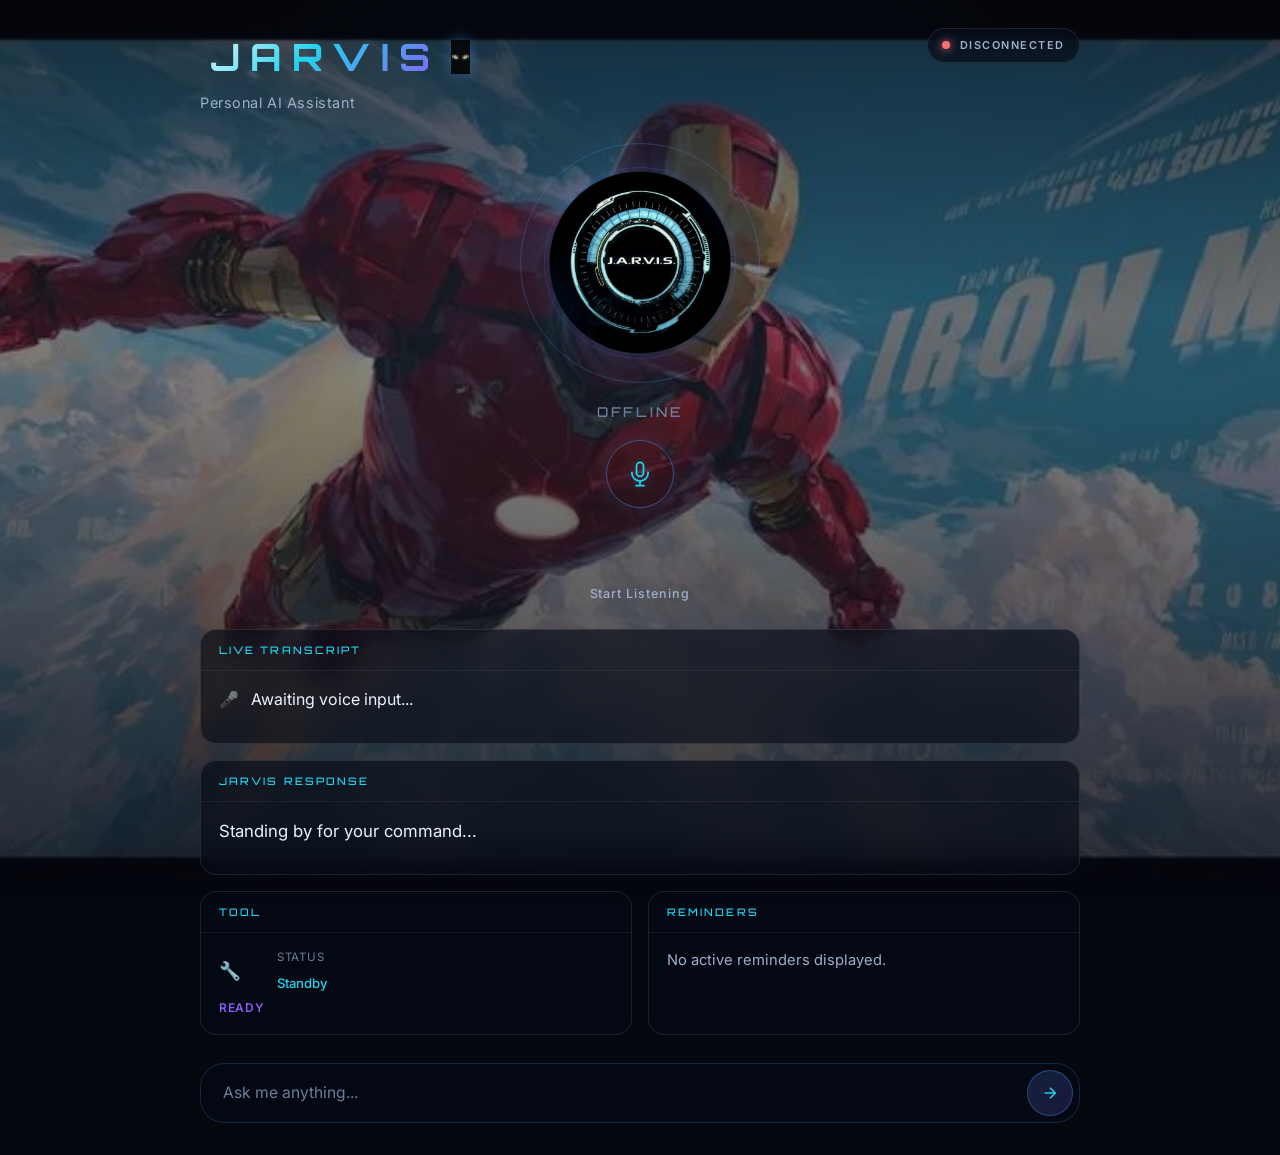
<file: frontend/index.html>
<!DOCTYPE html>
<html lang="en">

<head>
    <meta charset="UTF-8">
    <meta name="viewport" content="width=device-width, initial-scale=1.0">
    <title>JARVIS — Voice Assistant</title>
    <link rel="preconnect" href="https://fonts.googleapis.com">
    <link rel="preconnect" href="https://fonts.gstatic.com" crossorigin>
    <link href="https://fonts.googleapis.com/css2?family=Inter:wght@300;400;500;600;700&family=Orbitron:wght@500;700;900&display=swap" rel="stylesheet">
    <link rel="stylesheet" href="style.css">
</head>

<body class="state-disconnected">

    <div class="scene-background" aria-hidden="true">
        <img
            src="assets/background.png"
            alt=""
            class="scene-background-image"
            fetchpriority="high"
        >
        <div class="scene-overlay"></div>
    </div>

    <div class="app-container">

        <header class="app-header">
            <div class="brand-block">
                <div class="brand-row">
                    <h1 class="brand-title">JARVIS</h1>
                    <img
                        src="assets/jarvis-brand.png"
                        alt=""
                        class="identity-eyes"
                        width="32"
                        height="40"
                        aria-hidden="true"
                    >
                </div>
                <p class="brand-tagline">Personal AI Assistant</p>
            </div>

            <div class="connection-pill" role="status" aria-live="polite">
                <span class="connection-dot" id="connectionDot" aria-hidden="true"></span>
                <span class="connection-label" id="status">DISCONNECTED</span>
            </div>
        </header>

        <main class="main-content">

            <section class="voice-section" aria-label="Voice interaction">
                <div class="voice-orb" id="aiCore">
                    <div class="voice-orb-glow" aria-hidden="true"></div>
                    <div class="voice-orb-ring voice-orb-ring-1" aria-hidden="true"></div>
                    <div class="voice-orb-ring voice-orb-ring-2" aria-hidden="true"></div>
                    <div class="voice-orb-core">
                        <img
                            src="assets/jarvis-interface.png"
                            alt=""
                            class="voice-orb-image"
                            width="180"
                            height="180"
                            aria-hidden="true"
                        >
                    </div>
                </div>

                <p class="voice-status" id="voiceStatus" aria-live="polite">Offline</p>
                <p class="system-status" id="systemStatus" aria-hidden="true">● OFFLINE</p>

                <button id="voiceButton" class="mic-button" type="button" aria-label="Toggle microphone">
                    <span class="mic-button-glow" aria-hidden="true"></span>
                    <span class="mic-icon" aria-hidden="true">
                        <svg viewBox="0 0 24 24" fill="none" stroke="currentColor" stroke-width="1.5">
                            <path d="M12 2a3 3 0 0 1 3 3v6a3 3 0 0 1-6 0V5a3 3 0 0 1 3-3z"/>
                            <path d="M19 10v1a7 7 0 0 1-14 0v-1"/>
                            <line x1="12" y1="18" x2="12" y2="22"/>
                            <line x1="8" y1="22" x2="16" y2="22"/>
                        </svg>
                    </span>
                    <span class="mic-label" id="micLabel">Start Listening</span>
                </button>
            </section>

            <section class="conversation-section" aria-label="Conversation">

                <article class="glass-card transcript-card">
                    <header class="card-header">
                        <h2>Live Transcript</h2>
                    </header>
                    <div class="card-body">
                        <div id="liveTranscript" class="transcript-content" aria-live="polite">
                            <span class="transcript-prefix" aria-hidden="true">🎤</span>
                            <span class="transcript-text">Awaiting voice input...</span>
                        </div>
                    </div>
                </article>

                <article class="glass-card response-card">
                    <header class="card-header">
                        <h2>JARVIS Response</h2>
                    </header>
                    <div class="card-body">
                        <div id="response" class="response-content" aria-live="polite">
                            Standing by for your command...
                        </div>
                    </div>
                </article>

                <div class="meta-row">
                    <article class="glass-card meta-card tool-panel">
                        <header class="card-header">
                            <h2>Tool</h2>
                        </header>
                        <div class="card-body">
                            <div id="toolStatus" class="tool-status-content">
                                <span class="tool-icon" aria-hidden="true">🔧</span>
                                <span class="tool-label">Status</span>
                                <span class="tool-name" id="toolName">Standby</span>
                                <span class="tool-state" id="toolState">Ready</span>
                            </div>
                        </div>
                    </article>

                    <article class="glass-card meta-card reminder-panel">
                        <header class="card-header">
                            <h2>Reminders</h2>
                        </header>
                        <div class="card-body">
                            <div id="reminderFeed" class="reminder-feed">
                                No active reminders displayed.
                            </div>
                        </div>
                    </article>
                </div>

            </section>

        </main>

        <footer class="command-bar">
            <div class="command-bar-inner">
                <label class="visually-hidden" for="messageInput">Message JARVIS</label>
                <input
                    type="text"
                    id="messageInput"
                    placeholder="Ask me anything..."
                    autocomplete="off"
                >
                <button id="sendButton" type="button" aria-label="Send message">
                    <svg viewBox="0 0 24 24" fill="none" stroke="currentColor" stroke-width="2" aria-hidden="true">
                        <line x1="5" y1="12" x2="19" y2="12"/>
                        <polyline points="12 5 19 12 12 19"/>
                    </svg>
                </button>
            </div>
        </footer>

    </div>

    <script src="app.js"></script>

</body>

</html>
</file>
<file: frontend/style.css>
/* ============================================================
   JARVIS — Premium Voice Assistant UI
   ============================================================ */

:root {
    --bg-deep: #05070f;
    --accent-blue: #4d9fff;
    --accent-violet: #8b5cf6;
    --accent-cyan: #22d3ee;
    --accent-glow: rgba(77, 159, 255, 0.45);
    --accent-violet-glow: rgba(139, 92, 246, 0.35);
    --glass-bg: rgba(6, 10, 22, 0.62);
    --glass-border: rgba(255, 255, 255, 0.1);
    --text-primary: #eef4ff;
    --text-secondary: #9db0cc;
    --text-muted: #6b7f9a;
    --success: #34d399;
    --warning: #fbbf24;
    --error: #f87171;
    --radius-sm: 10px;
    --radius-md: 16px;
    --radius-lg: 24px;
    --font-display: "Orbitron", sans-serif;
    --font-body: "Inter", system-ui, sans-serif;
    --transition: 0.25s ease;
}

*,
*::before,
*::after {
    box-sizing: border-box;
    margin: 0;
    padding: 0;
}

html {
    font-size: 16px;
    scroll-behavior: smooth;
}

body {
    font-family: var(--font-body);
    background: var(--bg-deep);
    color: var(--text-primary);
    min-height: 100vh;
    overflow-x: hidden;
    line-height: 1.55;
}

.visually-hidden {
    position: absolute;
    width: 1px;
    height: 1px;
    padding: 0;
    margin: -1px;
    overflow: hidden;
    clip: rect(0, 0, 0, 0);
    white-space: nowrap;
    border: 0;
}

/* ============================================================
   BACKGROUND
   ============================================================ */

.scene-background {
    position: fixed;
    inset: 0;
    z-index: 0;
    overflow: hidden;
}

.scene-background-image {
    width: 100%;
    height: 100%;
    object-fit: cover;
    object-position: center center;
    transform: scale(1.02);
}

.scene-overlay {
    position: absolute;
    inset: 0;
    background:
        linear-gradient(180deg, rgba(5, 7, 15, 0.72) 0%, rgba(5, 7, 15, 0.45) 35%, rgba(5, 7, 15, 0.82) 100%),
        radial-gradient(ellipse 80% 60% at 50% 20%, rgba(77, 159, 255, 0.08), transparent 60%),
        radial-gradient(ellipse 50% 40% at 85% 75%, rgba(139, 92, 246, 0.06), transparent 55%);
    pointer-events: none;
}

/* ============================================================
   LAYOUT
   ============================================================ */

.app-container {
    position: relative;
    z-index: 1;
    max-width: 920px;
    margin: 0 auto;
    padding: 28px 20px 32px;
    min-height: 100vh;
    display: flex;
    flex-direction: column;
    gap: 28px;
}

/* ============================================================
   HEADER
   ============================================================ */

.app-header {
    display: flex;
    align-items: flex-start;
    justify-content: space-between;
    gap: 16px;
}

.brand-block {
    min-width: 0;
}

.brand-row {
    display: flex;
    align-items: center;
    gap: 10px;
}

.brand-title {
    font-family: var(--font-display);
    font-size: clamp(1.75rem, 5vw, 2.35rem);
    font-weight: 700;
    letter-spacing: 0.28em;
    text-indent: 0.28em;
    background: linear-gradient(135deg, #ffffff 0%, var(--accent-cyan) 45%, var(--accent-violet) 100%);
    -webkit-background-clip: text;
    -webkit-text-fill-color: transparent;
    background-clip: text;
}

.identity-eyes {
    height: clamp(24px, 4.2vw, 34px);
    width: auto;
    flex-shrink: 0;
    object-fit: contain;
    opacity: 0.82;
    filter: drop-shadow(0 0 8px rgba(77, 159, 255, 0.45));
    transition: opacity var(--transition), filter var(--transition);
}

body.state-listening .identity-eyes,
body.state-speaking .identity-eyes {
    opacity: 1;
    filter: drop-shadow(0 0 12px rgba(34, 211, 238, 0.8));
}

.brand-tagline {
    margin-top: 6px;
    font-size: 0.9rem;
    font-weight: 400;
    color: var(--text-secondary);
    letter-spacing: 0.04em;
}

.connection-pill {
    display: inline-flex;
    align-items: center;
    gap: 10px;
    padding: 8px 14px;
    background: var(--glass-bg);
    border: 1px solid var(--glass-border);
    border-radius: 999px;
    backdrop-filter: blur(14px);
    flex-shrink: 0;
}

.connection-dot {
    width: 8px;
    height: 8px;
    border-radius: 50%;
    background: var(--error);
    box-shadow: 0 0 10px var(--error);
    transition: background var(--transition), box-shadow var(--transition);
}

.connection-label {
    font-size: 0.68rem;
    font-weight: 600;
    letter-spacing: 0.14em;
    color: var(--text-secondary);
    text-transform: uppercase;
}

body.state-connected .connection-dot,
body.state-listening .connection-dot,
body.state-processing .connection-dot,
body.state-speaking .connection-dot {
    background: var(--success);
    box-shadow: 0 0 10px var(--success);
}

body.state-connecting .connection-dot {
    background: var(--warning);
    box-shadow: 0 0 10px var(--warning);
    animation: pulseDot 1.2s ease-in-out infinite;
}

body.state-disconnected .connection-dot,
body.state-error .connection-dot {
    background: var(--error);
    box-shadow: 0 0 10px var(--error);
}

body.state-error .connection-dot {
    animation: pulseDot 0.9s ease-in-out infinite;
}

@keyframes pulseDot {
    0%, 100% { opacity: 1; transform: scale(1); }
    50% { opacity: 0.55; transform: scale(0.88); }
}

/* ============================================================
   VOICE SECTION
   ============================================================ */

.main-content {
    flex: 1;
    display: flex;
    flex-direction: column;
    gap: 28px;
}

.voice-section {
    display: flex;
    flex-direction: column;
    align-items: center;
    text-align: center;
    gap: 18px;
}

.voice-orb {
    position: relative;
    width: clamp(180px, 38vw, 240px);
    height: clamp(180px, 38vw, 240px);
    display: grid;
    place-items: center;
}

.voice-orb-glow {
    position: absolute;
    inset: -12%;
    border-radius: 50%;
    background: radial-gradient(circle, var(--accent-glow) 0%, transparent 68%);
    opacity: 0.35;
    transition: opacity 0.4s ease, transform 0.4s ease;
}

.voice-orb-ring {
    position: absolute;
    border-radius: 50%;
    border: 1px solid transparent;
    transition: border-color 0.4s ease, opacity 0.4s ease;
}

.voice-orb-ring-1 {
    inset: 0;
    border-color: rgba(77, 159, 255, 0.25);
}

.voice-orb-ring-2 {
    inset: 10%;
    border-color: rgba(139, 92, 246, 0.18);
}

.voice-orb-core {
    position: relative;
    width: 76%;
    height: 76%;
    border-radius: 50%;
    overflow: hidden;
    border: 1px solid rgba(77, 159, 255, 0.22);
    box-shadow:
        0 0 28px rgba(77, 159, 255, 0.18),
        inset 0 0 20px rgba(77, 159, 255, 0.06);
    background: #000;
}

.voice-orb-image {
    display: block;
    width: 100%;
    height: 100%;
    object-fit: contain;
    object-position: center;
    transition: transform 0.4s ease, filter 0.4s ease;
}

.voice-status {
    font-family: var(--font-display);
    font-size: 0.85rem;
    font-weight: 500;
    letter-spacing: 0.22em;
    text-transform: uppercase;
    color: var(--text-secondary);
    transition: color var(--transition);
}

.system-status {
    position: absolute;
    width: 1px;
    height: 1px;
    overflow: hidden;
    clip: rect(0, 0, 0, 0);
}

body.state-connected .voice-status { color: var(--success); }
body.state-listening .voice-status { color: var(--accent-cyan); }
body.state-processing .voice-status { color: var(--warning); }
body.state-speaking .voice-status { color: var(--accent-blue); }
body.state-disconnected .voice-status { color: var(--text-muted); }
body.state-error .voice-status { color: var(--error); }
body.state-connecting .voice-status { color: var(--warning); }

/* Voice orb state animations */

body.state-listening .voice-orb-glow {
    opacity: 0.85;
    animation: listenGlow 1.6s ease-in-out infinite;
}

body.state-listening .voice-orb-ring-1 {
    border-color: rgba(34, 211, 238, 0.55);
    animation: ringPulse 1.6s ease-in-out infinite;
}

body.state-listening .voice-orb-image {
    filter: brightness(1.1) saturate(1.15);
}

body.state-processing .voice-orb-glow {
    opacity: 0.7;
    background: radial-gradient(circle, var(--accent-violet-glow) 0%, transparent 68%);
    animation: thinkGlow 2s ease-in-out infinite;
}

body.state-processing .voice-orb-ring-2 {
    border-color: rgba(139, 92, 246, 0.45);
    animation: ringSpin 6s linear infinite;
}

body.state-speaking .voice-orb-glow {
    opacity: 0.75;
    animation: speakGlow 0.9s ease-in-out infinite;
}

body.state-speaking .voice-orb-image {
    animation: speakImage 0.9s ease-in-out infinite;
}

body.state-speaking .voice-orb-ring-1 {
    border-color: rgba(77, 159, 255, 0.5);
}

body.state-error .voice-orb-glow {
    opacity: 0.5;
    background: radial-gradient(circle, rgba(248, 113, 113, 0.35) 0%, transparent 68%);
}

body.state-disconnected .voice-orb-glow {
    opacity: 0.2;
}

@keyframes listenGlow {
    0%, 100% { transform: scale(1); opacity: 0.65; }
    50% { transform: scale(1.06); opacity: 0.95; }
}

@keyframes thinkGlow {
    0%, 100% { opacity: 0.45; }
    50% { opacity: 0.85; }
}

@keyframes speakGlow {
    0%, 100% { transform: scale(1); }
    50% { transform: scale(1.04); }
}

@keyframes speakImage {
    0%, 100% { transform: scale(1); }
    50% { transform: scale(1.03); }
}

@keyframes ringPulse {
    0%, 100% { transform: scale(1); opacity: 1; }
    50% { transform: scale(1.03); opacity: 0.75; }
}

@keyframes ringSpin {
    from { transform: rotate(0deg); }
    to { transform: rotate(360deg); }
}

/* ============================================================
   MICROPHONE
   ============================================================ */

.mic-button {
    position: relative;
    display: flex;
    flex-direction: column;
    align-items: center;
    gap: 10px;
    padding: 0;
    border: none;
    background: transparent;
    cursor: pointer;
    color: var(--text-primary);
    font-family: var(--font-body);
    transition: transform 0.2s ease;
}

.mic-button:focus-visible {
    outline: 2px solid var(--accent-cyan);
    outline-offset: 6px;
    border-radius: var(--radius-sm);
}

.mic-button:hover {
    transform: translateY(-2px);
}

.mic-button:active {
    transform: translateY(0) scale(0.98);
}

.mic-button-glow {
    position: absolute;
    top: 0;
    left: 50%;
    transform: translateX(-50%);
    width: 68px;
    height: 68px;
    border-radius: 50%;
    border: 1.5px solid rgba(77, 159, 255, 0.45);
    box-shadow: 0 0 20px rgba(77, 159, 255, 0.15);
    transition: border-color var(--transition), box-shadow var(--transition);
    pointer-events: none;
}

.mic-icon {
    display: flex;
    align-items: center;
    justify-content: center;
    width: 68px;
    height: 68px;
    color: var(--accent-cyan);
    filter: drop-shadow(0 0 6px rgba(34, 211, 238, 0.35));
    transition: color var(--transition), filter var(--transition);
}

.mic-icon svg {
    width: 28px;
    height: 28px;
}

.mic-label {
    font-size: 0.78rem;
    font-weight: 500;
    letter-spacing: 0.08em;
    color: var(--text-secondary);
    margin-top: 68px;
    transition: color var(--transition);
}

.mic-button:hover .mic-button-glow {
    border-color: var(--accent-violet);
    box-shadow: 0 0 24px var(--accent-violet-glow);
}

.mic-button:hover .mic-icon {
    color: #c4b5fd;
}

body.state-listening .mic-button-glow {
    border-color: var(--accent-cyan);
    box-shadow: 0 0 28px rgba(34, 211, 238, 0.45);
    animation: micPulse 1.4s ease-in-out infinite;
}

body.state-listening .mic-icon {
    color: var(--accent-cyan);
    filter: drop-shadow(0 0 10px rgba(34, 211, 238, 0.6));
}

body.state-listening .mic-label {
    color: var(--accent-cyan);
}

body.state-processing .mic-button-glow {
    border-color: var(--accent-violet);
    box-shadow: 0 0 22px var(--accent-violet-glow);
    animation: micThink 2s ease-in-out infinite;
}

body.state-speaking .mic-button-glow {
    border-color: var(--accent-blue);
    animation: micSpeak 0.9s ease-in-out infinite;
}

@keyframes micPulse {
    0%, 100% { transform: translateX(-50%) scale(1); }
    50% { transform: translateX(-50%) scale(1.07); }
}

@keyframes micThink {
    0%, 100% { opacity: 0.7; }
    50% { opacity: 1; }
}

@keyframes micSpeak {
    0%, 100% { transform: translateX(-50%) scale(1); }
    50% { transform: translateX(-50%) scale(1.04); }
}

/* ============================================================
   CONVERSATION CARDS
   ============================================================ */

.conversation-section {
    display: flex;
    flex-direction: column;
    gap: 16px;
}

.glass-card {
    background: var(--glass-bg);
    border: 1px solid var(--glass-border);
    border-radius: var(--radius-md);
    backdrop-filter: blur(16px);
    overflow: hidden;
}

.card-header {
    padding: 12px 18px;
    border-bottom: 1px solid rgba(255, 255, 255, 0.06);
}

.card-header h2 {
    font-family: var(--font-display);
    font-size: 0.65rem;
    font-weight: 500;
    letter-spacing: 0.2em;
    text-transform: uppercase;
    color: var(--accent-cyan);
}

.card-body {
    padding: 16px 18px;
    min-height: 72px;
}

.transcript-content {
    font-size: 1rem;
    font-weight: 400;
    color: var(--text-primary);
    transition: color var(--transition), opacity var(--transition);
}

.transcript-content.interim .transcript-text {
    color: var(--accent-cyan);
    opacity: 0.9;
    font-style: italic;
}

.transcript-content.final .transcript-text {
    color: var(--text-primary);
    font-style: normal;
}

.transcript-prefix {
    margin-right: 8px;
    opacity: 0.65;
}

.response-content {
    font-size: 1.05rem;
    font-weight: 400;
    color: var(--text-primary);
    line-height: 1.65;
    animation: fadeIn 0.35s ease;
}

@keyframes fadeIn {
    from { opacity: 0; transform: translateY(4px); }
    to { opacity: 1; transform: translateY(0); }
}

.meta-row {
    display: grid;
    grid-template-columns: 1fr;
    gap: 16px;
}

@media (min-width: 640px) {
    .meta-row {
        grid-template-columns: 1fr 1fr;
    }
}

.meta-card .card-body {
    min-height: 64px;
}

/* ============================================================
   TOOL & REMINDER
   ============================================================ */

.tool-status-content {
    display: grid;
    grid-template-columns: auto 1fr;
    gap: 6px 12px;
    align-items: center;
    font-size: 0.82rem;
}

.tool-icon {
    grid-row: span 2;
    font-size: 1.1rem;
}

.tool-label {
    color: var(--text-muted);
    font-size: 0.72rem;
    text-transform: uppercase;
    letter-spacing: 0.08em;
}

.tool-name {
    color: var(--accent-cyan);
    font-weight: 500;
}

.tool-state {
    color: var(--accent-violet);
    font-size: 0.75rem;
    font-weight: 600;
    letter-spacing: 0.06em;
    text-transform: uppercase;
}

.tool-status-content.executing .tool-state {
    color: var(--warning);
    animation: pulseDot 1s ease-in-out infinite;
}

.tool-status-content.completed .tool-state {
    color: var(--success);
}

.tool-status-content.error .tool-state {
    color: var(--error);
}

.reminder-feed {
    font-size: 0.92rem;
    line-height: 1.55;
    color: var(--text-secondary);
}

.reminder-feed .reminder-item {
    padding: 8px 0;
    border-bottom: 1px solid rgba(255, 255, 255, 0.06);
    color: var(--accent-cyan);
}

.reminder-feed .reminder-item:last-child {
    border-bottom: none;
}

/* ============================================================
   COMMAND BAR
   ============================================================ */

.command-bar {
    margin-top: auto;
}

.command-bar-inner {
    display: flex;
    align-items: center;
    gap: 10px;
    padding: 6px 6px 6px 18px;
    background: var(--glass-bg);
    border: 1px solid rgba(77, 159, 255, 0.2);
    border-radius: var(--radius-lg);
    backdrop-filter: blur(16px);
    transition: border-color var(--transition), box-shadow var(--transition);
}

.command-bar-inner:focus-within {
    border-color: rgba(34, 211, 238, 0.45);
    box-shadow: 0 0 24px rgba(77, 159, 255, 0.12);
}

#messageInput {
    flex: 1;
    min-width: 0;
    padding: 12px 4px;
    background: transparent;
    border: none;
    outline: none;
    font-family: var(--font-body);
    font-size: 0.98rem;
    color: var(--text-primary);
}

#messageInput::placeholder {
    color: var(--text-muted);
}

#messageInput:focus-visible {
    outline: none;
}

#sendButton {
    display: flex;
    align-items: center;
    justify-content: center;
    width: 46px;
    height: 46px;
    flex-shrink: 0;
    border: 1px solid rgba(77, 159, 255, 0.35);
    border-radius: 50%;
    background: linear-gradient(135deg, rgba(77, 159, 255, 0.18), rgba(139, 92, 246, 0.18));
    color: var(--accent-cyan);
    cursor: pointer;
    transition: background var(--transition), box-shadow var(--transition), transform var(--transition);
}

#sendButton svg {
    width: 18px;
    height: 18px;
}

#sendButton:hover {
    background: linear-gradient(135deg, rgba(77, 159, 255, 0.28), rgba(139, 92, 246, 0.28));
    box-shadow: 0 0 18px rgba(77, 159, 255, 0.25);
    transform: translateX(2px);
}

#sendButton:focus-visible {
    outline: 2px solid var(--accent-cyan);
    outline-offset: 2px;
}

#sendButton:active {
    transform: translateX(0) scale(0.96);
}

/* ============================================================
   RESPONSIVE
   ============================================================ */

@media (max-width: 600px) {
    .app-container {
        padding: 20px 14px 24px;
        gap: 22px;
    }

    .app-header {
        flex-direction: column;
        align-items: stretch;
    }

    .connection-pill {
        align-self: flex-start;
    }

    .brand-title {
        letter-spacing: 0.18em;
        text-indent: 0.18em;
    }

    .identity-eyes {
        height: 22px;
    }

    .card-body {
        padding: 14px 16px;
        min-height: 60px;
    }

    .transcript-content,
    .response-content {
        font-size: 0.95rem;
    }
}

@media (min-width: 900px) {
    .scene-background-image {
        object-position: 30% center;
    }
}

@media (prefers-reduced-motion: reduce) {
    *,
    *::before,
    *::after {
        animation-duration: 0.01ms !important;
        animation-iteration-count: 1 !important;
        transition-duration: 0.01ms !important;
    }
}
</file>
